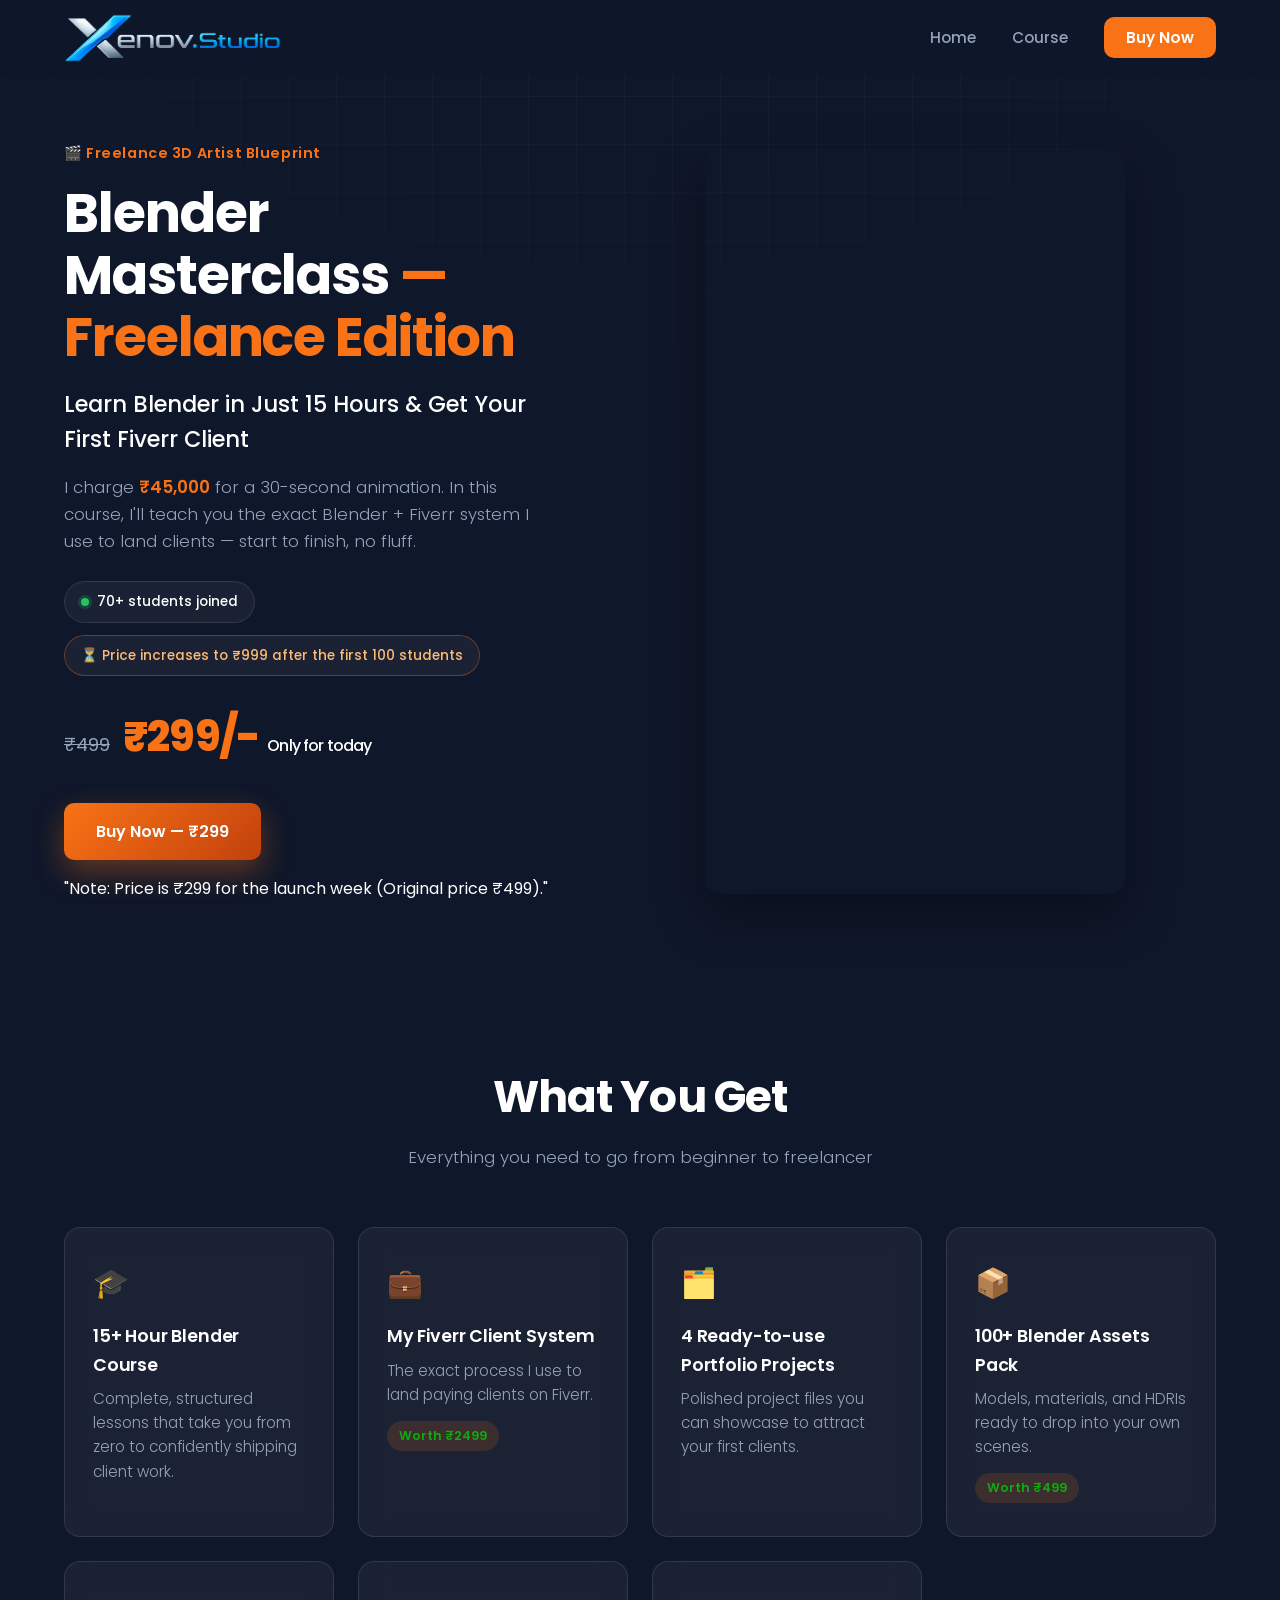
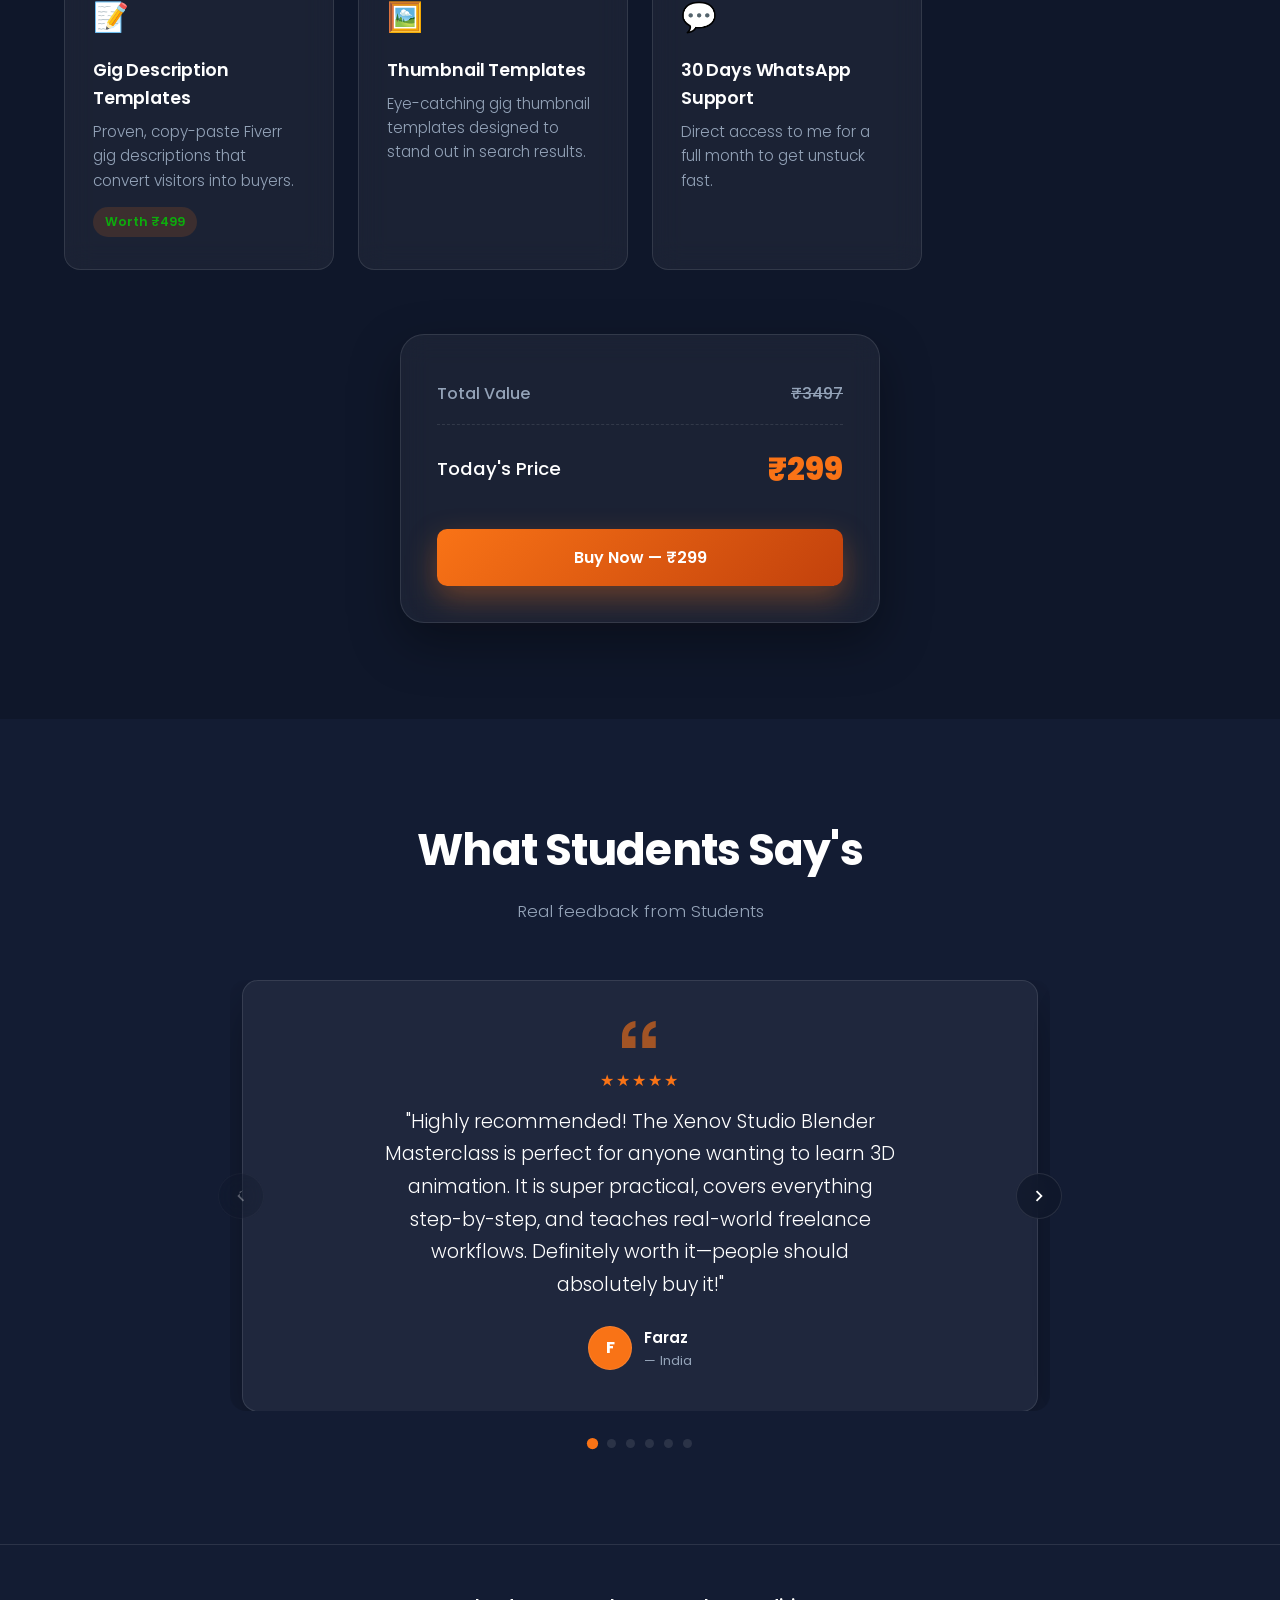
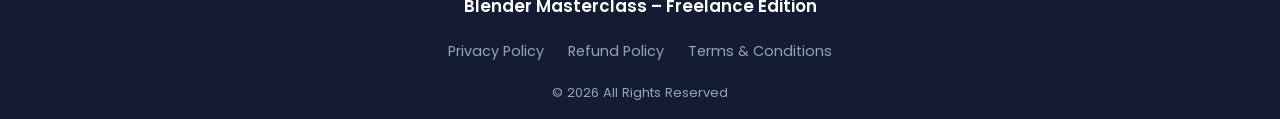
<file: index.html>
<!doctype html>
<html lang="en">

<head>
  <meta charset="UTF-8" />
  <meta name="viewport" content="width=device-width, initial-scale=1.0" />
  <title>
    Blender Masterclass – Freelance Edition | Learn Blender in 15 Hours
  </title>
  <meta name="description"
    content="Learn Blender in just 15 hours and land your first Fiverr client with the exact Blender + Fiverr system used to charge ₹45,000 per animation." />

  <!-- Google Font: Poppins -->
  <link rel="icon" type="image/png" href="images/favicon.ico" />
  <link rel="preconnect" href="https://fonts.googleapis.com" />
  <link rel="preconnect" href="https://fonts.gstatic.com" crossorigin />
  <link href="https://fonts.googleapis.com/css2?family=Poppins:wght@300;400;500;600;700;800&display=swap"
    rel="stylesheet" />
  <!-- Meta Pixel Code -->
  <script>
    !function (f, b, e, v, n, t, s) {
      if (f.fbq) return; n = f.fbq = function () {
        n.callMethod ?
          n.callMethod.apply(n, arguments) : n.queue.push(arguments)
      };
      if (!f._fbq) f._fbq = n; n.push = n; n.loaded = !0; n.version = '2.0';
      n.queue = []; t = b.createElement(e); t.async = !0;
      t.src = v; s = b.getElementsByTagName(e)[0];
      s.parentNode.insertBefore(t, s)
    }(window, document, 'script',
      'https://connect.facebook.net/en_US/fbevents.js');
    fbq('init', '1655776532101405');
    fbq('track', 'PageView');
  </script>
  <!-- What is currently on line 35 -->
  <noscript>
    <img height="1" width="1" style="display:none"
      src="https://www.facebook.com/tr?id=1655776532101405&ev=PageView&noscript=1" />
  </noscript>
  <!-- End Meta Pixel Code -->

  <link rel="stylesheet" href="style.css" />
</head>

<body>
  <!-- ===================== VIEWPORT GRID BACKDROP (decorative, purely visual) ===================== -->
  <div class="viewport-grid" aria-hidden="true"></div>

  <!-- ===================== NAVIGATION ===================== -->
  <header class="navbar" id="navbar">
    <nav class="nav-container">
      <a href="#home" class="logo">
        <img src="images/Logo.png" alt="BlenderMC Logo" class="logo-img" />
      </a>

      <button class="hamburger" id="hamburger" aria-label="Toggle navigation menu" aria-expanded="false"
        aria-controls="nav-menu">
        <span></span>
        <span></span>
        <span></span>
      </button>

      <ul class="nav-menu" id="nav-menu">
        <li><a href="index.html" class="nav-link">Home</a></li>
        <li><a href="#" class="nav-link">Course</a></li>
        <!-- <li><a href="index.html/contact" class="nav-link">Contact</a></li> -->
        <li>
          <!-- REPLACE HERE: Point this Buy Now link to your Razorpay payment link -->
          <a href="https://rzp.io/rzp/dGsF0F70" class="nav-link nav-cta" id="navBuyBtn">Buy Now</a>
        </li>
      </ul>
    </nav>
  </header>

  <main>
    <!-- ===================== HERO SECTION ===================== -->
    <section class="hero" id="home">
      <div class="hero-container">
        <div class="hero-content fade-in">
          <p class="eyebrow">🎬 Freelance 3D Artist Blueprint</p>

          <h1 class="hero-title">
            Blender Masterclass
            <span class="accent-text">— Freelance Edition</span>
          </h1>

          <p class="hero-subtitle">
            Learn Blender in Just 15 Hours &amp; Get Your First Fiverr Client
          </p>

          <p class="hero-description">
            I charge <strong>₹45,000</strong> for a 30-second animation. In
            this course, I'll teach you the exact Blender + Fiverr system I
            use to land clients — start to finish, no fluff.
          </p>

          <div class="hero-badges">
            <span class="badge">
              <span class="badge-dot" aria-hidden="true"></span>
              70+ students joined
            </span>
            <span class="badge badge-warning">
              ⏳ Price increases to ₹999 after the first 100 students
            </span>
          </div>

          <div class="price-tag">
            <span class="price-old">₹499</span>
            <span class="price-new">₹299/- <small>Only for today</small></span>
          </div>

          <div class="hero-cta">
            <!-- REPLACE HERE: Add your Razorpay payment link to this Buy Now button -->
            <a href="https://rzp.io/rzp/dGsF0F70" class="btn btn-primary" id="heroBuyBtn">
              Buy Now — ₹299
            </a>
            <!-- REPLACE HERE: Add your WhatsApp chat link (e.g. https://wa.me/916297179352) -->
            <!-- <a
                href="https://wa.me/916297179352"
                class="btn btn-secondary"
                id="heroWhatsappBtn"
                target="_blank"
                rel="noopener"
              >
                <svg
                  class="btn-icon"
                  viewBox="0 0 24 24"
                  width="20"
                  height="20"
                  aria-hidden="true"
                >
                  <path
                    fill="currentColor"
                    d="M12.04 2C6.58 2 2.13 6.45 2.13 11.91c0 1.75.46 3.48 1.32 4.98L2.05 22l5.25-1.38a9.9 9.9 0 0 0 4.74 1.2h.01c5.46 0 9.91-4.45 9.91-9.91 0-2.65-1.03-5.14-2.9-7.01A9.86 9.86 0 0 0 12.04 2zm0 18.13h-.01c-1.48 0-2.93-.4-4.2-1.10l-.3-.18-3.12.82.83-3.04-.2-.31a8.18 8.18 0 0 1-1.26-4.36c0-4.54 3.7-8.23 8.26-8.23 2.2 0 4.27.86 5.83 2.42a8.18 8.18 0 0 1 2.41 5.82c0 4.55-3.7 8.24-8.24 8.24z"
                  />
                </svg>
                Chat on WhatsApp
              </a> -->
            <p>
              "Note: Price is ₹299 for the launch week (Original price ₹499)."
            </p>
          </div>
        </div>

        <div class="hero-visual fade-in">
          <!-- Signature element: hero video styled as a Blender viewport frame -->
          <div class="viewport-frame float-anim">
            <!-- REPLACE HERE: swap YOUR_VIDEO_ID with your actual YouTube video/Shorts ID -->
            <div class="video-wrapper-vertical">
              <iframe src="https://www.youtube.com/embed/dFa8QdQva6A" title="Blender Masterclass Course Preview"
                frameborder="0" referrerpolicy="strict-origin-when-cross-origin" allow="
                    accelerometer;
                    autoplay;
                    clipboard-write;
                    encrypted-media;
                    gyroscope;
                    picture-in-picture;
                  " allowfullscreen loading="lazy"></iframe>
            </div>
          </div>
        </div>
      </div>
    </section>

    <!-- ===================== WHAT YOU GET SECTION ===================== -->
    <section class="features-section" id="course">
      <div class="section-container">
        <h2 class="section-heading fade-in">What You Get</h2>
        <p class="section-subheading fade-in">
          Everything you need to go from beginner to freelancer
        </p>

        <div class="features-grid">
          <div class="feature-card fade-in">
            <span class="feature-icon" aria-hidden="true">🎓</span>
            <h3>15+ Hour Blender Course</h3>
            <p>
              Complete, structured lessons that take you from zero to
              confidently shipping client work.
            </p>
          </div>

          <div class="feature-card fade-in">
            <span class="feature-icon" aria-hidden="true">💼</span>
            <h3>My Fiverr Client System</h3>
            <p>The exact process I use to land paying clients on Fiverr.</p>
            <span class="feature-value">Worth ₹2499</span>
          </div>

          <div class="feature-card fade-in">
            <span class="feature-icon" aria-hidden="true">🗂️</span>
            <h3>4 Ready-to-use Portfolio Projects</h3>
            <p>
              Polished project files you can showcase to attract your first
              clients.
            </p>
          </div>

          <div class="feature-card fade-in">
            <span class="feature-icon" aria-hidden="true">📦</span>
            <h3>100+ Blender Assets Pack</h3>
            <p>
              Models, materials, and HDRIs ready to drop into your own scenes.
            </p>
            <span class="feature-value">Worth ₹499</span>
          </div>

          <div class="feature-card fade-in">
            <span class="feature-icon" aria-hidden="true">📝</span>
            <h3>Gig Description Templates</h3>
            <p>
              Proven, copy-paste Fiverr gig descriptions that convert visitors
              into buyers.
            </p>
            <span class="feature-value">Worth ₹499</span>
          </div>

          <div class="feature-card fade-in">
            <span class="feature-icon" aria-hidden="true">🖼️</span>
            <h3>Thumbnail Templates</h3>
            <p>
              Eye-catching gig thumbnail templates designed to stand out in
              search results.
            </p>
          </div>

          <div class="feature-card fade-in">
            <span class="feature-icon" aria-hidden="true">💬</span>
            <h3>30 Days WhatsApp Support</h3>
            <p>Direct access to me for a full month to get unstuck fast.</p>
          </div>
        </div>

        <!-- Pricing summary -->
        <div class="pricing-summary fade-in">
          <div class="pricing-row">
            <span>Total Value</span>
            <span class="pricing-strike">₹3497</span>
          </div>
          <div class="pricing-row pricing-row-final">
            <span>Today's Price</span>
            <span class="pricing-final">₹299</span>
          </div>
          <!-- REPLACE HERE: Add your Razorpay payment link to this Buy Now button -->
          <a href="https://rzp.io/rzp/dGsF0F70" class="btn btn-primary btn-block" id="featuresBuyBtn">Buy Now — ₹299</a>
        </div>
      </div>
    </section>
    <!-- ===================== CUSTOMER REVIEWS SECTION ===================== -->
    <section class="reviews-section" id="reviews">
      <div class="section-container">
        <h2 class="section-heading fade-in">What Students Say's</h2>
        <p class="section-subheading fade-in">
          Real feedback from Students
        </p>
        <div class="reviews-carousel fade-in" id="reviewsCarousel">
          <div class="carousel-viewport" id="carouselViewport">
            <div class="reviews-track" id="reviewsTrack">
              <!-- Slide 4: Client review 1 -->
              <div class="review-slide">
                <div class="slide-frame slide-frame-review">
                  <div class="review-card">
                    <svg class="quote-icon" viewBox="0 0 32 24" width="36" aria-hidden="true">
                      <path fill="currentColor"
                        d="M0 24V13.5C0 6 4.8 0.8 12 0v5.5C8 6.5 5.6 9 5.6 13.5H12V24H0zm18 0V13.5C18 6 22.8 0.8 30 0v5.5c-4 1-6.4 3.5-6.4 8H30V24H18z" />
                    </svg>
                    <div class="testi-stars">★★★★★</div>
                    <p class="review-text">
                      "Highly recommended! The Xenov Studio Blender Masterclass is perfect for anyone wanting to learn
                      3D animation. It is super practical, covers everything step-by-step, and teaches real-world
                      freelance workflows. Definitely worth it—people should absolutely buy it!"
                    </p>
                    <div class="review-author">
                      <div class="review-avatar review-avatar-initial" aria-hidden="true">F</div>
                      <div class="review-author-info">
                        <span class="review-name">Faraz</span>
                        <span class="review-location">— India</span>
                      </div>
                    </div>
                  </div>
                </div>
              </div>

              <!-- Slide 5: Client review 2 -->
              <div class="review-slide">
                <div class="slide-frame slide-frame-review">
                  <div class="review-card">
                    <svg class="quote-icon" viewBox="0 0 32 24" width="36" aria-hidden="true">
                      <path fill="currentColor"
                        d="M0 24V13.5C0 6 4.8 0.8 12 0v5.5C8 6.5 5.6 9 5.6 13.5H12V24H0zm18 0V13.5C18 6 22.8 0.8 30 0v5.5c-4 1-6.4 3.5-6.4 8H30V24H18z" />
                    </svg>
                    <div class="testi-stars">★★★★★</div>
                    <p class="review-text">
                      "Amazing course! The Blender Masterclass by Xenov Studio is straight to the point and highly
                      practical. It gives you the exact skills needed for real-world 3D animation and freelancing.
                      Highly worth the investment—go for it!"
                    </p>
                    <div class="review-author">
                      <div class="review-avatar review-avatar-initial" aria-hidden="true">A</div>
                      <div class="review-author-info">
                        <span class="review-name">Ananya</span>
                        <span class="review-location">— India</span>
                      </div>
                    </div>
                  </div>
                </div>
              </div>

              <!-- Slide 6: Client review 3 -->
              <div class="review-slide">
                <div class="slide-frame slide-frame-review">
                  <div class="review-card">
                    <svg class="quote-icon" viewBox="0 0 32 24" width="36" aria-hidden="true">
                      <path fill="currentColor"
                        d="M0 24V13.5C0 6 4.8 0.8 12 0v5.5C8 6.5 5.6 9 5.6 13.5H12V24H0zm18 0V13.5C18 6 22.8 0.8 30 0v5.5c-4 1-6.4 3.5-6.4 8H30V24H18z" />
                    </svg>
                    <div class="testi-stars">★★★★★</div>
                    <p class="review-text">
                      "If you want to learn 3D animation, this is the course to buy. It's step-by-step, easy to
                      follow, and perfect for beginners looking to freelance. 10/10 highly recommended!"
                    </p>
                    <div class="review-author">
                      <div class="review-avatar review-avatar-initial" aria-hidden="true">R</div>
                      <div class="review-author-info">
                        <span class="review-name">Rohan</span>
                        <span class="review-location">— India</span>
                      </div>
                    </div>
                  </div>
                </div>
              </div>

              <!-- Slide 2: Fiverr gig screenshot (part 1) -->
              <div class="review-slide">
                <div class="slide-frame slide-frame-image">
                  <!-- REPLACE HERE: swap with your Fiverr gig screenshot (top part) -->
                  <img src="images/fiverr-gig-1.jpeg" alt="Fiverr gig listing screenshot, part 1" loading="lazy" />
                </div>
              </div>

              <!-- Slide 3: Fiverr gig screenshot (part 2) -->
              <div class="review-slide">
                <div class="slide-frame slide-frame-image">
                  <!-- REPLACE HERE: swap with your Fiverr gig screenshot (remaining part) -->
                  <img src="images/fiverr-gig-2.jpeg" alt="Fiverr gig listing screenshot, part 2" loading="lazy" />
                </div>
              </div>

              <!-- Slide 1: YouTube video testimonial -->
              <div class="review-slide">
                <div class="slide-frame slide-frame-video">
                  <!-- REPLACE HERE: swap YOUR_VIDEO_ID with your testimonial video's YouTube ID -->
                  <iframe src="https://www.youtube.com/embed/7azo1lVcGx8?si=S8cuepC3qhZwIMTM"
                    title="Client video testimonial" frameborder="0" referrerpolicy="strict-origin-when-cross-origin"
                    allow="
                        accelerometer;
                        autoplay;
                        clipboard-write;
                        encrypted-media;
                        gyroscope;
                        picture-in-picture;
                      " allowfullscreen loading="lazy"></iframe>
                </div>
              </div>
            </div>
          </div>

          <!-- Prev / Next controls -->
          <button class="carousel-btn carousel-btn-prev" id="prevSlideBtn" aria-label="Previous slide">
            <svg viewBox="0 0 24 24" width="22" height="22" aria-hidden="true">
              <path fill="currentColor" d="M10.4 7.4 14 6l-6 6 6 6 1.4-1.4L10.8 12z" />
            </svg>
          </button>
          <button class="carousel-btn carousel-btn-next" id="nextSlideBtn" aria-label="Next slide">
            <svg viewBox="0 0 24 24" width="22" height="22" aria-hidden="true">
              <path fill="currentColor" d="M8.6 7.4 10 6l6 6-6 6-1.4-1.4L13.2 12z" />
            </svg>
          </button>
        </div>

        <!-- Pagination dots (generated by JS) -->
        <div class="carousel-dots" id="carouselDots" role="tablist" aria-label="Review slides"></div>
      </div>
    </section>
  </main>

  <!-- ===================== FOOTER ===================== -->
  <footer class="footer">
    <div class="section-container footer-container">
      <p class="footer-brand">Blender Masterclass – Freelance Edition</p>
      <ul class="footer-links">
        <li><a href="#">Privacy Policy</a></li>
        <li><a href="#">Refund Policy</a></li>
        <li><a href="#">Terms &amp; Conditions</a></li>
      </ul>
      <p class="footer-copy">© 2026 All Rights Reserved</p>
    </div>
  </footer>

  <script src="script.js"></script>
  <script>
    document.addEventListener("DOMContentLoaded", function () {
      const currentParams = window.location.search;

      if (currentParams) {
        const cleanParams = currentParams.startsWith("?") ? currentParams.substring(1) : currentParams;
        const buyButtons = document.querySelectorAll('a[href*="razorpay.com"], a[href*="rzp.io"]');

        buyButtons.forEach(function (button) {
          let originalHref = button.getAttribute("href");
          if (originalHref) {
            const separator = originalHref.includes("?") ? "&" : "?";
            button.setAttribute("href", originalHref + separator + cleanParams);
          }
        });
      }
    });
  </script>
</body>

</html>
</file>
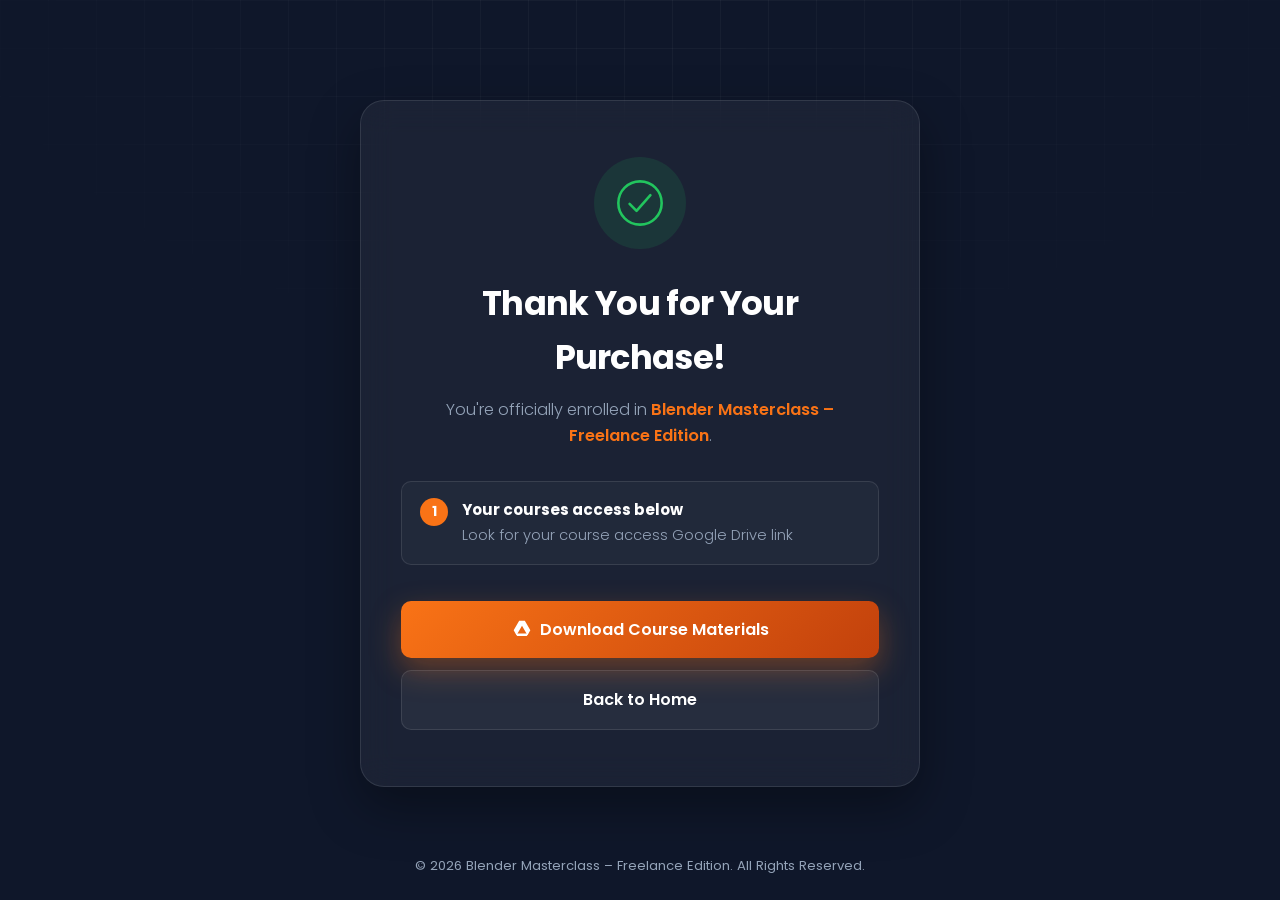
<file: redirect-thankyou/index.html>
<!doctype html>
<html lang="en">
  <head>
    <meta charset="UTF-8" />
    <meta name="viewport" content="width=device-width, initial-scale=1.0" />
    <title>Thank You — Blender Masterclass | Freelance Edition</title>
    <meta
      name="description"
      content="Thank you for enrolling in Blender Masterclass – Freelance Edition. Here's what happens next."
    />
    <meta name="robots" content="noindex" />

    <!-- Google Font: Poppins (kept as a link since it's an external font service, not a local asset) -->
    <link rel="icon" type="image/png" href="../images/favicon.ico" />
    <link rel="preconnect" href="https://fonts.googleapis.com" />
    <link rel="preconnect" href="https://fonts.gstatic.com" crossorigin />
    <link
      href="https://fonts.googleapis.com/css2?family=Poppins:wght@300;400;500;600;700;800&display=swap"
      rel="stylesheet"
    />

<!-- Meta Pixel Code -->
<meta name="facebook-domain-verification" content="disable_microdata" />
<script>
!function(f,b,e,v,n,t,s)
{if(f.fbq)return;n=f.fbq=function(){n.callMethod?
n.callMethod.apply(n,arguments):n.queue.push(arguments)};
if(!f._fbq)f._fbq=n;n.push=n;n.loaded=!0;n.version='2.0';
n.queue=[];t=b.createElement(e);t.async=!0;
t.src=v;s=b.getElementsByTagName(e)[0];
s.parentNode.insertBefore(t,s)}(window, document,'script',
'https://connect.facebook.net/en_US/fbevents.js');

fbq('init', '1655776532151405');
fbq('track', 'Purchase', {
  value: 499.00,
  currency: 'INR',
  eventID: 'purchase_' + Date.now()
});
</script>
<!-- End Meta Pixel Code -->

    <!-- ===================== INLINE STYLES ===================== -->
    <style>
      :root {
        --color-bg: #0f172a;
        --color-bg-soft: #131c33;
        --color-surface: rgba(255, 255, 255, 0.05);
        --color-surface-border: rgba(255, 255, 255, 0.1);
        --color-text: #ffffff;
        --color-text-muted: #94a3b8;
        --color-accent: #f97316;
        --color-accent-dark: #c2410c;
        --color-success: #22c55e;
        --font-main: "Poppins", -apple-system, BlinkMacSystemFont, sans-serif;
        --radius-sm: 10px;
        --radius-md: 16px;
        --radius-lg: 24px;
        --shadow-soft: 0 20px 50px rgba(0, 0, 0, 0.35);
      }

      * {
        margin: 0;
        padding: 0;
        box-sizing: border-box;
      }

      html {
        overflow-x: hidden;
        width: 100%;
      }

      body {
        font-family: var(--font-main);
        background-color: var(--color-bg);
        color: var(--color-text);
        line-height: 1.6;
        min-height: 100vh;
        overflow-x: hidden;
        display: flex;
        flex-direction: column;
        -webkit-font-smoothing: antialiased;
      }

      a {
        text-decoration: none;
        color: inherit;
      }

      /* Decorative background grid, matching the main site's viewport-grid motif */
      .viewport-grid {
        position: fixed;
        inset: 0;
        z-index: -1;
        background-image:
          linear-gradient(rgba(255, 255, 255, 0.035) 1px, transparent 1px),
          linear-gradient(
            90deg,
            rgba(255, 255, 255, 0.035) 1px,
            transparent 1px
          );
        background-size: 48px 48px;
        mask-image: radial-gradient(
          ellipse 80% 60% at 50% 0%,
          #000 10%,
          transparent 75%
        );
      }

      header {
        padding: 28px 24px;
        display: flex;
        justify-content: center;
      }

      .logo {
        display: flex;
        align-items: center;
        gap: 8px;
        font-size: 1.25rem;
        font-weight: 700;
        letter-spacing: -0.01em;
      }

      .logo-accent {
        color: var(--color-accent);
      }

      main {
        flex: 1;
        display: flex;
        align-items: center;
        justify-content: center;
        padding: 24px;
      }

      .thankyou-card {
        width: 100%;
        max-width: 560px;
        text-align: center;
        padding: 56px 40px;
        border-radius: var(--radius-lg);
        background: var(--color-surface);
        border: 1px solid var(--color-surface-border);
        backdrop-filter: blur(16px);
        box-shadow: var(--shadow-soft);
        opacity: 0;
        transform: translateY(20px);
        animation: cardIn 0.7s ease forwards;
      }

      @keyframes cardIn {
        to {
          opacity: 1;
          transform: translateY(0);
        }
      }

      /* Animated checkmark */
      .check-wrap {
        width: 92px;
        height: 92px;
        margin: 0 auto 28px;
        border-radius: 50%;
        background: rgba(34, 197, 94, 0.12);
        display: flex;
        align-items: center;
        justify-content: center;
      }

      .check-circle {
        stroke: var(--color-success);
        stroke-width: 3;
        fill: none;
        stroke-dasharray: 160;
        stroke-dashoffset: 160;
        animation: drawCircle 0.6s ease forwards 0.15s;
      }

      .check-mark {
        stroke: var(--color-success);
        stroke-width: 3;
        stroke-linecap: round;
        stroke-linejoin: round;
        fill: none;
        stroke-dasharray: 40;
        stroke-dashoffset: 40;
        animation: drawCheck 0.4s ease forwards 0.7s;
      }

      @keyframes drawCircle {
        to {
          stroke-dashoffset: 0;
        }
      }

      @keyframes drawCheck {
        to {
          stroke-dashoffset: 0;
        }
      }

      .thankyou-title {
        font-size: clamp(1.6rem, 4vw, 2.1rem);
        font-weight: 700;
        letter-spacing: -0.02em;
        margin-bottom: 12px;
      }

      .thankyou-subtitle {
        color: var(--color-text-muted);
        font-weight: 300;
        font-size: 1.02rem;
        max-width: 420px;
        margin: 0 auto 32px;
      }

      .thankyou-subtitle strong {
        color: var(--color-accent);
        font-weight: 600;
      }

      /* Next steps list */
      .next-steps {
        text-align: left;
        display: flex;
        flex-direction: column;
        gap: 14px;
        margin-bottom: 36px;
      }

      .step {
        display: flex;
        align-items: flex-start;
        gap: 14px;
        padding: 16px 18px;
        border-radius: var(--radius-sm);
        background: rgba(255, 255, 255, 0.03);
        border: 1px solid var(--color-surface-border);
      }

      .step-number {
        flex-shrink: 0;
        width: 28px;
        height: 28px;
        border-radius: 50%;
        background: var(--color-accent);
        color: #fff;
        font-size: 0.85rem;
        font-weight: 700;
        display: flex;
        align-items: center;
        justify-content: center;
      }

      .step-text {
        font-size: 0.92rem;
        color: var(--color-text);
      }

      .step-text strong {
        display: block;
        font-size: 0.95rem;
        margin-bottom: 2px;
      }

      .step-text span {
        color: var(--color-text-muted);
        font-weight: 300;
      }

      .btn {
        display: inline-flex;
        align-items: center;
        justify-content: center;
        gap: 8px;
        width: 100%;
        padding: 16px 32px;
        border-radius: var(--radius-sm);
        font-weight: 600;
        font-size: 1rem;
        border: none;
        cursor: pointer;
        transition:
          transform 0.2s ease,
          box-shadow 0.2s ease,
          background 0.2s ease;
      }

      .btn-primary {
        background: linear-gradient(
          135deg,
          var(--color-accent),
          var(--color-accent-dark)
        );
        color: #fff;
        box-shadow: 0 12px 30px rgba(249, 115, 22, 0.35);
        margin-bottom: 12px;
      }

      .btn-primary:hover {
        transform: translateY(-3px);
        box-shadow: 0 16px 40px rgba(249, 115, 22, 0.5);
      }

      .btn-secondary {
        background: var(--color-surface);
        color: var(--color-text);
        border: 1px solid var(--color-surface-border);
      }

      .btn-secondary:hover {
        transform: translateY(-3px);
        border-color: var(--color-accent);
        background: rgba(249, 115, 22, 0.08);
      }

      .btn-icon {
        flex-shrink: 0;
      }

      .nav-logo img {
        height: 60px;
        width: auto;
        display: block;
        transition: all 0.3s ease;
      }

      footer {
        text-align: center;
        padding: 24px;
        color: var(--color-text-muted);
        font-size: 0.82rem;
      }

      @media (max-width: 480px) {
        .thankyou-card {
          padding: 40px 24px;
        }
      }

      @media (prefers-reduced-motion: reduce) {
        *,
        *::before,
        *::after {
          animation-duration: 0.001ms !important;
          animation-iteration-count: 1 !important;
          transition-duration: 0.001ms !important;
        }
      }
    </style>
  </head>
  <body>
    <div class="viewport-grid" aria-hidden="true"></div>

    <header>
      <!-- <a href="#hero" class="nav-logo">
        <img src="../images/Logo.png" alt="Xenov Studio Logo" />
      </a> -->
    </header>

    <main>
      <div class="thankyou-card">
        <div class="check-wrap">
          <svg width="52" height="52" viewBox="0 0 60 60">
            <circle class="check-circle" cx="30" cy="30" r="25" />
            <path class="check-mark" d="M18 31 L26 39 L42 21" />
          </svg>
        </div>

        <h1 class="thankyou-title">Thank You for Your Purchase!</h1>
        <p class="thankyou-subtitle">
          You're officially enrolled in
          <strong>Blender Masterclass – Freelance Edition</strong>.
        </p>

        <div class="next-steps">
          <div class="step">
            <span class="step-number">1</span>
            <span class="step-text">
              <strong>Your courses access below</strong>
              <span
                >Look for your course access Google Drive link</span
              >
            </span>
          </div>
          
        </div>

        <!-- REPLACE HERE: Add your WhatsApp group invite link -->
        <a
          href="https://drive.google.com/drive/folders/1s3LhIR0XyrN_yajCPl1kNqSQ_TxGPF89"
          class="btn btn-primary"
          id="whatsappGroupBtn"
          target="_blank"
          rel="noopener"
        >
          <svg
            class="btn-icon"
            viewBox="0 0 24 24"
            width="20"
            height="20"
            aria-hidden="true"
          >
            <path
              fill="currentColor"
              d="M8.6 2 15.4 2 22 13.5 18.6 19.4 12 8 5.4 19.4 2 13.5z"
            />
            <path fill="currentColor" d="M6.2 20.5h11.6l1.7-3H4.5z" />
          </svg>
          Download Course Materials
        </a>

        <a href="../index.html" class="btn btn-secondary">Back to Home</a>
      </div>
    </main>

    <footer>
      © 2026 Blender Masterclass – Freelance Edition. All Rights Reserved.
    </footer>

    <!-- ===================== INLINE SCRIPT ===================== -->
    <script>
      document.addEventListener("DOMContentLoaded", () => {
        // Fire a Meta Pixel "Purchase" conversion event, if the Pixel is loaded on this page.
        // Safe no-op if fbq isn't present (e.g. Pixel script missing or blocked).
        if (typeof fbq === "function") {
          fbq("track", "Purchase", { value: 999, currency: "INR" });
        }
      });
    </script>
  </body>
</html>
</file>
<file: style.css>
/* ==========================================================================
   Blender Masterclass – Freelance Edition
   style.css
   --------------------------------------------------------------------------
   Design tokens live at the top as CSS custom properties. The visual concept
   borrows from Blender's own 3D viewport: a dark workspace, dashed corner
   brackets that frame the hero preview like a viewport gizmo, and a fine
   background grid reminiscent of the 3D-cursor grid floor in Blender.
   ========================================================================== */

:root {
  /* ---- Color tokens ---- */
  --color-bg: #0F172A;
  --color-bg-soft: #131c33;
  --color-surface: rgba(255, 255, 255, 0.05);
  --color-surface-border: rgba(255, 255, 255, 0.1);
  --color-text: #FFFFFF;
  --color-text-muted: #94A3B8;
  --color-accent: #F97316;
  --color-accent-dark: #C2410C;
  --color-accent-soft: rgba(249, 115, 22, 0.15);
  --color-success: #22C55E;

  /* ---- Typography ---- */
  --font-main: 'Poppins', -apple-system, BlinkMacSystemFont, sans-serif;

  /* ---- Layout ---- */
  --max-width: 1200px;
  --radius-sm: 10px;
  --radius-md: 16px;
  --radius-lg: 24px;
  --nav-height: 76px;

  /* ---- Shadows ---- */
  --shadow-soft: 0 20px 50px rgba(0, 0, 0, 0.35);
  --shadow-glow: 0 0 0 1px rgba(249, 115, 22, 0.25), 0 20px 40px rgba(249, 115, 22, 0.15);

  /* ---- Motion ---- */
  --transition-fast: 0.2s ease;
  --transition-medium: 0.4s cubic-bezier(0.22, 1, 0.36, 1);
}

/* ==========================================================================
   Reset & base
   ========================================================================== */

* {
  margin: 0;
  padding: 0;
  box-sizing: border-box;
}

html {
  scroll-behavior: smooth;
  scroll-padding-top: var(--nav-height);
  overflow-x: hidden;
  width: 100%;
}

body {
  font-family: var(--font-main);
  background-color: var(--color-bg);
  color: var(--color-text);
  line-height: 1.6;
  overflow-x: hidden;
  width: 100%;
  max-width: 100vw;
  touch-action: pan-y;
  -webkit-font-smoothing: antialiased;
}

/*logo*/

.logo{
    display: flex;
    align-items: center;
    text-decoration: none;
}

.logo-img{
    height: 50px;
    width: auto;
    display: block;
}

img {
  max-width: 100%;
  display: block;
}

a {
  text-decoration: none;
  color: inherit;
}

ul {
  list-style: none;
}

section {
  position: relative;
}

.section-container {
  max-width: var(--max-width);
  margin: 0 auto;
  padding: 96px 24px;
}

.section-heading {
  font-size: clamp(1.9rem, 3.5vw, 2.75rem);
  font-weight: 700;
  text-align: center;
  letter-spacing: -0.02em;
}

.section-subheading {
  text-align: center;
  color: var(--color-text-muted);
  max-width: 560px;
  margin: 12px auto 56px;
  font-weight: 300;
  font-size: 1.05rem;
}

.accent-text {
  color: var(--color-accent);
}

.viewport-grid {
  position: fixed;
  inset: 0;
  z-index: -1;
  background-image:
    linear-gradient(rgba(255, 255, 255, 0.035) 1px, transparent 1px),
    linear-gradient(90deg, rgba(255, 255, 255, 0.035) 1px, transparent 1px);
  background-size: 48px 48px;
  mask-image: radial-gradient(ellipse 80% 60% at 50% 0%, #000 10%, transparent 75%);
}

@media (prefers-reduced-motion: reduce) {
  html {
    scroll-behavior: auto;
  }
  *,
  *::before,
  *::after {
    animation-duration: 0.001ms !important;
    animation-iteration-count: 1 !important;
    transition-duration: 0.001ms !important;
    scroll-behavior: auto !important;
  }
}

a:focus-visible,
button:focus-visible {
  outline: 2px solid var(--color-accent);
  outline-offset: 3px;
  border-radius: 4px;
}

/* ==========================================================================
   Buttons
   ========================================================================== */

.btn {
  display: inline-flex;
  align-items: center;
  justify-content: center;
  gap: 8px;
  padding: 16px 32px;
  border-radius: var(--radius-sm);
  font-weight: 600;
  font-size: 1rem;
  border: none;
  cursor: pointer;
  transition: transform var(--transition-fast), box-shadow var(--transition-fast), background var(--transition-fast);
  white-space: nowrap;
}

.btn-primary {
  background: linear-gradient(135deg, var(--color-accent), var(--color-accent-dark));
  color: #fff;
  box-shadow: 0 12px 30px rgba(249, 115, 22, 0.35);
}

.btn-primary:hover {
  transform: translateY(-3px);
  box-shadow: 0 16px 40px rgba(249, 115, 22, 0.5);
}

.btn-secondary {
  background: var(--color-surface);
  color: var(--color-text);
  border: 1px solid var(--color-surface-border);
  backdrop-filter: blur(10px);
}

.btn-secondary:hover {
  transform: translateY(-3px);
  border-color: var(--color-accent);
  background: rgba(249, 115, 22, 0.08);
}

.btn-block {
  width: 100%;
}

.btn-icon {
  flex-shrink: 0;
}

/* ==========================================================================
   Navbar
   ========================================================================== */

.navbar {
  position: sticky;
  top: 0;
  left: 0;
  right: 0;
  z-index: 100;
  height: var(--nav-height);
  display: flex;
  align-items: center;
  background: rgba(15, 23, 42, 0.7);
  backdrop-filter: blur(14px);
  -webkit-backdrop-filter: blur(14px);
  border-bottom: 1px solid transparent;
  transition: box-shadow var(--transition-medium), border-color var(--transition-medium), background var(--transition-medium);
}

.navbar.scrolled {
  background: rgba(15, 23, 42, 0.92);
  border-bottom-color: var(--color-surface-border);
  box-shadow: 0 10px 30px rgba(0, 0, 0, 0.35);
}

.nav-container {
  width: 100%;
  max-width: var(--max-width);
  margin: 0 auto;
  padding: 0 24px;
  display: flex;
  align-items: center;
  justify-content: space-between;
}

.logo {
  display: flex;
  align-items: center;
  gap: 8px;
  font-size: 1.25rem;
  font-weight: 700;
  letter-spacing: -0.01em;
}

.logo-mark {
  color: var(--color-accent);
  display: inline-flex;
}

.logo-accent {
  color: var(--color-accent);
}

.nav-menu {
  display: flex;
  align-items: center;
  gap: 36px;
}

.nav-link {
  font-size: 0.95rem;
  font-weight: 500;
  color: var(--color-text-muted);
  position: relative;
  transition: color var(--transition-fast);
}

.nav-link::after {
  content: "";
  position: absolute;
  left: 0;
  bottom: -6px;
  width: 0;
  height: 2px;
  background: var(--color-accent);
  transition: width var(--transition-fast);
}

.nav-link:hover {
  color: var(--color-text);
}

.nav-link:hover::after {
  width: 100%;
}

.nav-cta {
  background: var(--color-accent);
  color: #fff !important;
  padding: 10px 22px;
  border-radius: var(--radius-sm);
  font-weight: 600;
}

.nav-cta::after {
  display: none;
}

.nav-cta:hover {
  background: var(--color-accent-dark);
}

.hamburger {
  display: none;
  flex-direction: column;
  justify-content: center;
  gap: 5px;
  width: 40px;
  height: 40px;
  background: none;
  border: none;
  cursor: pointer;
  z-index: 110;
}

.hamburger span {
  display: block;
  width: 100%;
  height: 2px;
  background: var(--color-text);
  border-radius: 2px;
  transition: transform var(--transition-fast), opacity var(--transition-fast);
}

.hamburger.active span:nth-child(1) {
  transform: translateY(7px) rotate(45deg);
}

.hamburger.active span:nth-child(2) {
  opacity: 0;
}

.hamburger.active span:nth-child(3) {
  transform: translateY(-7px) rotate(-45deg);
}

/* ==========================================================================
   Hero
   ========================================================================== */

.hero {
  min-height: calc(100vh - var(--nav-height));
  display: flex;
  align-items: center;
  padding: 64px 0;
}

.hero-container {
  max-width: var(--max-width);
  margin: 0 auto;
  padding: 0 24px;
  display: grid;
  grid-template-columns: 0.9fr 1.1fr;
  gap: 56px;
  align-items: center;
}

.eyebrow {
  display: inline-block;
  color: var(--color-accent);
  font-weight: 600;
  font-size: 0.9rem;
  letter-spacing: 0.04em;
  margin-bottom: 18px;
}

.hero-title {
  font-size: clamp(2.2rem, 4.2vw, 3.4rem);
  font-weight: 700;
  line-height: 1.15;
  letter-spacing: -0.02em;
  margin-bottom: 18px;
}

.hero-subtitle {
  font-size: clamp(1.1rem, 2vw, 1.4rem);
  font-weight: 500;
  color: var(--color-text);
  margin-bottom: 16px;
}

.hero-description {
  color: var(--color-text-muted);
  font-weight: 300;
  font-size: 1.05rem;
  max-width: 520px;
  margin-bottom: 26px;
}

.hero-description strong {
  color: var(--color-accent);
  font-weight: 600;
}

.hero-badges {
  display: flex;
  flex-wrap: wrap;
  gap: 12px;
  margin-bottom: 28px;
}

.badge {
  display: inline-flex;
  align-items: center;
  gap: 8px;
  padding: 9px 16px;
  border-radius: 999px;
  background: var(--color-surface);
  border: 1px solid var(--color-surface-border);
  font-size: 0.85rem;
  font-weight: 500;
  color: var(--color-text);
  backdrop-filter: blur(10px);
}

.badge-dot {
  width: 8px;
  height: 8px;
  border-radius: 50%;
  background: var(--color-success);
  box-shadow: 0 0 0 3px rgba(34, 197, 94, 0.2);
}

.badge-warning {
  color: #FDBA74;
  border-color: rgba(249, 115, 22, 0.35);
}

.price-tag {
  display: flex;
  align-items: baseline;
  gap: 14px;
  margin-bottom: 32px;
}

.price-old {
  text-decoration: line-through;
  color: var(--color-text-muted);
  font-size: 1.15rem;
  font-weight: 400;
}

.price-new {
  font-size: clamp(2rem, 4vw, 2.6rem);
  font-weight: 800;
  color: var(--color-accent);
  letter-spacing: -0.02em;
}

.price-new small {
  font-size: 1rem;
  font-weight: 500;
  color: var(--color-text);
}

.hero-cta {
  display: flex;
  flex-wrap: wrap;
  gap: 16px;
}

.hero-visual {
  display: flex;
  justify-content: center;
}

.viewport-frame {
  position: relative;
  width: 100%;
  max-width: 420px;
}

.viewport-corner {
  position: absolute;
  width: 26px;
  height: 26px;
  border: 2px solid var(--color-accent);
  opacity: 0.9;
}

.viewport-corner.tl {
  top: -2px;
  left: -2px;
  border-right: none;
  border-bottom: none;
  border-top-left-radius: 8px;
}

.viewport-corner.tr {
  top: -2px;
  right: -2px;
  border-left: none;
  border-bottom: none;
  border-top-right-radius: 8px;
}

.viewport-corner.bl {
  bottom: -2px;
  left: -2px;
  border-right: none;
  border-top: none;
  border-bottom-left-radius: 8px;
}

.viewport-corner.br {
  bottom: -2px;
  right: -2px;
  border-left: none;
  border-top: none;
  border-bottom-right-radius: 8px;
}

.thumbnail-img {
  width: 100%;
  height: auto;
  border-radius: var(--radius-md);
  box-shadow: 0 25px 60px rgba(0, 0, 0, 0.45);
}

.viewport-tag {
  position: absolute;
  bottom: 30px;
  left: 30px;
  padding: 6px 12px;
  border-radius: 999px;
  background: rgba(15, 23, 42, 0.85);
  border: 1px solid var(--color-surface-border);
  font-size: 0.7rem;
  letter-spacing: 0.03em;
  color: var(--color-text-muted);
  backdrop-filter: blur(8px);
}

.float-anim {
  animation: float 5s ease-in-out infinite;
}

@keyframes float {
  0%, 100% { transform: translateY(0); }
  50% { transform: translateY(-14px); }
}

/* ==========================================================================
   Course Preview Section
   ========================================================================== */

.preview-section {
  background: var(--color-bg-soft);
}

.video-wrapper {
  position: relative;
  width: 100%;
  max-width: 860px;
  margin: 0 auto;
  aspect-ratio: 9 / 16;
  border-radius: var(--radius-md);
  overflow: hidden;
  box-shadow: var(--shadow-soft);
  border: 1px solid var(--color-surface-border);
}

.video-wrapper video {
  position: absolute;
  inset: 0;
  width: 100%;
  height: 100%;
  object-fit: cover;
  background: #000;
}

/* ==========================================================================
   Features / What You Get
   ========================================================================== */

.features-grid {
  display: grid;
  grid-template-columns: repeat(auto-fit, minmax(260px, 1fr));
  gap: 24px;
}

.feature-card {
  position: relative;
  padding: 32px 28px;
  border-radius: var(--radius-md);
  background: var(--color-surface);
  border: 1px solid var(--color-surface-border);
  backdrop-filter: blur(14px);
  transition: transform var(--transition-medium), box-shadow var(--transition-medium), border-color var(--transition-medium);
}

.feature-card:hover {
  transform: translateY(-8px);
  border-color: rgba(249, 115, 22, 0.4);
  box-shadow: var(--shadow-glow);
}

.feature-icon {
  display: inline-flex;
  font-size: 1.8rem;
  margin-bottom: 16px;
}

.feature-card h3 {
  font-size: 1.1rem;
  font-weight: 600;
  margin-bottom: 8px;
  letter-spacing: -0.01em;
}

.feature-card p {
  color: var(--color-text-muted);
  font-size: 0.95rem;
  font-weight: 300;
}

.feature-value {
  display: inline-block;
  margin-top: 14px;
  padding: 5px 12px;
  font-size: 0.78rem;
  font-weight: 600;
  border-radius: 999px;
  background: var(--color-accent-soft);
  color: rgb(13, 172, 13);
}

.pricing-summary {
  max-width: 480px;
  margin: 64px auto 0;
  padding: 36px;
  border-radius: var(--radius-lg);
  background: var(--color-surface);
  border: 1px solid var(--color-surface-border);
  backdrop-filter: blur(14px);
  box-shadow: var(--shadow-soft);
}

.pricing-row {
  display: flex;
  justify-content: space-between;
  align-items: center;
  padding: 10px 0;
  color: var(--color-text-muted);
  font-weight: 500;
}

.pricing-strike {
  text-decoration: line-through;
  color: var(--color-text-muted);
}

.pricing-row-final {
  border-top: 1px dashed var(--color-surface-border);
  margin-top: 8px;
  padding-top: 18px;
  color: var(--color-text);
  font-size: 1.15rem;
}

.pricing-final {
  font-size: 2rem;
  font-weight: 800;
  color: var(--color-accent);
}

.pricing-summary .btn {
  margin-top: 24px;
}

/* ==========================================================================
   Contact Section
   ========================================================================== */

.contact-layout {
  display: flex;
  flex-direction: column;
  align-items: center;
  gap: 28px;
  max-width: 640px;
  margin: 0 auto;
}

.contact-form {
  width: 100%;
  padding: 36px;
  border-radius: var(--radius-md);
  background: var(--color-surface);
  border: 1px solid var(--color-surface-border);
  backdrop-filter: blur(14px);
  box-shadow: var(--shadow-soft);
}

.form-row {
  display: grid;
  grid-template-columns: 1fr 1fr;
  gap: 20px;
}

.form-group {
  margin-bottom: 20px;
  display: flex;
  flex-direction: column;
}

.form-group label {
  font-size: 0.85rem;
  font-weight: 500;
  color: var(--color-text-muted);
  margin-bottom: 8px;
}

.form-group input,
.form-group select {
  width: 100%;
  padding: 13px 16px;
  border-radius: var(--radius-sm);
  background: rgba(255, 255, 255, 0.04);
  border: 1px solid var(--color-surface-border);
  color: var(--color-text);
  font-family: var(--font-main);
  font-size: 0.95rem;
  transition: border-color var(--transition-fast), background var(--transition-fast);
}

.form-group select {
  appearance: none;
  background-image: url("data:image/svg+xml,%3Csvg xmlns='http://www.w3.org/2000/svg' width='14' height='9' viewBox='0 0 14 9' fill='none'%3E%3Cpath d='M1 1L7 7L13 1' stroke='%2394A3B8' stroke-width='1.6' stroke-linecap='round' stroke-linejoin='round'/%3E%3C/svg%3E");
  background-repeat: no-repeat;
  background-position: right 16px center;
  padding-right: 40px;
}

.form-group select option {
  background: var(--color-bg-soft);
  color: var(--color-text);
}

.form-group input::placeholder {
  color: rgba(148, 163, 184, 0.6);
}

.form-group input:focus,
.form-group select:focus {
  outline: none;
  border-color: var(--color-accent);
  background: rgba(249, 115, 22, 0.06);
}

.form-group input.field-invalid,
.form-group select.field-invalid {
  border-color: #f87171;
  background: rgba(248, 113, 113, 0.06);
}

.form-error {
  display: none;
  margin-top: 6px;
  font-size: 0.78rem;
  color: #f87171;
}

.form-error.visible {
  display: block;
}

.form-note {
  margin-top: 16px;
  text-align: center;
  font-size: 0.82rem;
  color: var(--color-text-muted);
}

.contact-card {
  text-align: center;
  padding: 40px 28px;
  border-radius: var(--radius-md);
  background: var(--color-surface);
  border: 1px solid var(--color-surface-border);
  backdrop-filter: blur(14px);
  transition: transform var(--transition-medium), box-shadow var(--transition-medium);
}

.contact-icons {
  display: flex;
  gap: 18px;
}

.icon-btn {
  display: flex;
  align-items: center;
  justify-content: center;
  width: 54px;
  height: 54px;
  border-radius: 50%;
  background: var(--color-surface);
  border: 1px solid var(--color-surface-border);
  color: var(--color-text-muted);
  backdrop-filter: blur(14px);
  transition: transform var(--transition-fast), color var(--transition-fast), border-color var(--transition-fast);
}

.icon-btn:hover {
  transform: translateY(-4px);
  color: var(--color-accent);
  border-color: rgba(249, 115, 22, 0.4);
}

.contact-card:hover {
  transform: translateY(-6px);
  box-shadow: var(--shadow-glow);
}

.contact-icon {
  display: inline-flex;
  color: var(--color-accent);
  margin-bottom: 16px;
}

.contact-card h3 {
  font-size: 1.15rem;
  font-weight: 600;
  margin-bottom: 6px;
}

.contact-detail {
  color: var(--color-text-muted);
  font-size: 0.95rem;
  margin-bottom: 22px;
  word-break: break-word;
}

/* ==========================================================================
   Footer
   ========================================================================== */

.footer {
  border-top: 1px solid var(--color-surface-border);
  background: var(--color-bg-soft);
}

.footer-container {
  padding: 48px 24px;
  display: flex;
  flex-direction: column;
  align-items: center;
  gap: 18px;
  text-align: center;
}

.footer-brand {
  font-weight: 600;
  font-size: 1.05rem;
}

.footer-links {
  display: flex;
  flex-wrap: wrap;
  justify-content: center;
  gap: 24px;
}

.footer-links a {
  color: var(--color-text-muted);
  font-size: 0.9rem;
  transition: color var(--transition-fast);
}

.footer-links a:hover {
  color: var(--color-accent);
}

.footer-copy {
  color: var(--color-text-muted);
  font-size: 0.82rem;
}

/* ==========================================================================
   Floating Buttons
   ========================================================================== */

.floating-whatsapp {
  position: fixed;
  bottom: 24px;
  right: 24px;
  width: 58px;
  height: 58px;
  display: flex;
  align-items: center;
  justify-content: center;
  border-radius: 50%;
  background: #25D366;
  color: #fff;
  box-shadow: 0 12px 30px rgba(37, 211, 102, 0.4);
  z-index: 90;
  transition: transform var(--transition-fast);
}

.floating-whatsapp:hover {
  transform: scale(1.08);
}

.floating-buy {
  position: fixed;
  bottom: 24px;
  left: 24px;
  right: 100px;
  display: none;
  align-items: center;
  justify-content: center;
  gap: 8px;
  padding: 15px;
  border-radius: var(--radius-sm);
  background: linear-gradient(135deg, var(--color-accent), var(--color-accent-dark));
  color: #fff;
  font-weight: 600;
  box-shadow: 0 12px 30px rgba(249, 115, 22, 0.4);
  z-index: 90;
}

.floating-buy-price {
  opacity: 0.9;
}

/* ==========================================================================
   Scroll fade-in animation
   ========================================================================== */

.fade-in {
  opacity: 0;
  transform: translateY(24px);
  transition: opacity 0.7s ease, transform 0.7s ease;
}

.fade-in.visible {
  opacity: 1;
  transform: translateY(0);
}

/* ==========================================================================
   Responsive breakpoints
   ========================================================================== */

@media (max-width: 900px) {
  .hero-container {
    grid-template-columns: 1fr;
    text-align: center;
  }

  .hero-visual {
    order: -1;
  }

  .hero-description {
    margin-inline: auto;
  }

  .hero-badges,
  .hero-cta,
  .price-tag {
    justify-content: center;
  }

  .viewport-frame {
    max-width: 620px;
  }

  .contact-layout {
    max-width: 560px;
  }
}

@media (max-width: 560px) {
  .contact-form {
    padding: 28px 22px;
  }

  .form-row {
    grid-template-columns: 1fr;
    gap: 0;
  }
}

@media (max-width: 760px) {
  .hamburger {
    display: flex;
  }

  .nav-menu {
    position: fixed;
    top: var(--nav-height);
    right: 0;
    height: calc(100vh - var(--nav-height));
    width: min(78vw, 320px);
    flex-direction: column;
    align-items: flex-start;
    gap: 8px;
    padding: 32px 28px;
    background: rgba(15, 23, 42, 0.98);
    border-left: 1px solid var(--color-surface-border);
    transform: translateX(100%);
    transition: transform var(--transition-medium), visibility var(--transition-medium);
    visibility: hidden;
  }

  .nav-menu.open {
    transform: translateX(0);
    visibility: visible;
  }

  .nav-menu li {
    width: 100%;
  }

  .nav-link {
    display: block;
    width: 100%;
    padding: 12px 0;
    font-size: 1.05rem;
  }

  .nav-cta {
    text-align: center;
    margin-top: 8px;
  }

  .floating-buy {
    display: flex;
  }

  .floating-whatsapp {
    width: 52px;
    height: 52px;
    bottom: 88px;
  }
}

@media (max-width: 560px) {
  .section-container {
    padding: 72px 20px;
  }

  .hero-cta {
    flex-direction: column;
    width: 100%;
  }

  .hero-cta .btn {
    width: 100%;
  }

  .price-tag {
    flex-direction: column;
    align-items: flex-start;
    gap: 4px;
  }

  .floating-buy {
    left: 16px;
    right: 16px;
    bottom: 16px;
  }

  .floating-whatsapp {
    right: 16px;
    bottom: 82px;
  }
}

.video-wrapper-vertical {
  position: relative;
  width: 100%;
  max-width: 420px;
  aspect-ratio: 9 / 16;
  margin: 0 auto;
  border-radius: var(--radius-md);
  overflow: hidden;
  box-shadow: var(--shadow-soft);
}

.video-wrapper-vertical iframe {
  position: absolute;
  inset: 0;
  width: 100%;
  height: 100%;
  border: 0;
}

/* ==========================================================================
   Customer Reviews Carousel
   ========================================================================== */

.reviews-section {
  background: var(--color-bg-soft);
}

.reviews-carousel {
  position: relative;
  max-width: 820px;
  margin: 0 auto;
}

.carousel-viewport {
  overflow: hidden;
  border-radius: var(--radius-md);
  transition: height 0.4s ease;
}

.reviews-track {
  display: flex;
  align-items: flex-start;
  width: 100%;
  transition: transform var(--transition-medium);
}

.review-slide {
  flex: 0 0 100%;
  width: 100%;
  box-sizing: border-box;
  padding: 0 12px;
  display: flex;
  align-items: center;
  justify-content: center;
}

.slide-frame {
  position: relative;
  width: 100%;
  aspect-ratio: 9 / 16;
  border-radius: var(--radius-md);
  overflow: hidden;
  border: 1px solid var(--color-surface-border);
  background: var(--color-surface);
  box-shadow: var(--shadow-soft);
  transform: scale(0.96);
  opacity: 0.7;
  transition: transform 0.5s ease, opacity 0.5s ease;
}

.review-slide.is-active .slide-frame {
  transform: scale(1);
  opacity: 1;
}

.slide-frame iframe {
  position: absolute;
  inset: 0;
  width: 100%;
  height: 100%;
  border: 0;
}

/* Screenshot slides: size the frame to the screenshot's own ratio instead
   of inheriting the 9:16 box used by the video slides (which caused
   letterboxing / extra empty space around non-9:16 screenshots) */
.slide-frame-image {
  aspect-ratio: auto;
  height: auto;
  display: flex;
  align-items: center;
  justify-content: center;
  background: var(--color-bg);
}

.slide-frame-video {
  aspect-ratio: 16 / 9;
}

.slide-frame-image img {
  width: 100%;
  height: auto;
  display: block;
  object-fit: contain;
}

.slide-frame-review {
  display: flex;
  align-items: center;
  justify-content: center;
  padding: 40px;
  aspect-ratio: auto;
  min-height: 320px;
  height: auto;
}

.review-card {
  max-width: 520px;
  text-align: center;
}

.quote-icon {
  color: var(--color-accent);
  opacity: 0.6;
  margin-bottom: 12px;
}

.testi-stars {
  color: var(--color-accent);
  font-size: 1rem;
  letter-spacing: 2px;
  margin-bottom: 12px;
}

.review-text {
  font-size: clamp(1rem, 2vw, 1.2rem);
  font-weight: 300;
  color: var(--color-text);
  line-height: 1.7;
  margin-bottom: 24px;
}

.review-author {
  display: flex;
  align-items: center;
  justify-content: center;
  gap: 12px;
}

.review-avatar {
  width: 44px;
  height: 44px;
  border-radius: 50%;
  object-fit: cover;
  border: 1px solid var(--color-surface-border);
}

.review-avatar-initial {
  display: flex;
  align-items: center;
  justify-content: center;
  background: var(--color-accent);
  color: #fff;
  font-weight: 700;
  font-size: 1rem;
}

.review-author-info {
  display: flex;
  flex-direction: column;
  align-items: flex-start;
  text-align: left;
}

.review-name {
  font-weight: 600;
  font-size: 0.95rem;
  color: var(--color-text);
}

.review-location {
  font-size: 0.82rem;
  color: var(--color-text-muted);
}

.carousel-btn {
  position: absolute;
  top: 50%;
  transform: translateY(-50%);
  width: 46px;
  height: 46px;
  display: flex;
  align-items: center;
  justify-content: center;
  border-radius: 50%;
  background: rgba(15, 23, 42, 0.75);
  border: 1px solid var(--color-surface-border);
  color: var(--color-text);
  backdrop-filter: blur(10px);
  cursor: pointer;
  z-index: 5;
  transition: transform var(--transition-fast), color var(--transition-fast), border-color var(--transition-fast), opacity var(--transition-fast);
}

.carousel-btn:hover {
  color: var(--color-accent);
  border-color: rgba(249, 115, 22, 0.4);
}

.carousel-btn:disabled {
  opacity: 0.3;
  cursor: default;
}

.carousel-btn:disabled:hover {
  color: var(--color-text);
  border-color: var(--color-surface-border);
}

.carousel-btn-prev {
  left: -12px;
}

.carousel-btn-prev:hover {
  transform: translateY(-50%) translateX(-2px);
}

.carousel-btn-next {
  right: -12px;
}

.carousel-btn-next:hover {
  transform: translateY(-50%) translateX(2px);
}

.carousel-dots {
  display: flex;
  justify-content: center;
  gap: 10px;
  margin-top: 28px;
}

.carousel-dot {
  width: 9px;
  height: 9px;
  border-radius: 50%;
  background: var(--color-surface-border);
  border: none;
  cursor: pointer;
  padding: 0;
  transition: background var(--transition-fast), transform var(--transition-fast);
}

.carousel-dot:hover {
  background: rgba(249, 115, 22, 0.5);
}

.carousel-dot.active {
  background: var(--color-accent);
  transform: scale(1.25);
}

@media (max-width: 640px) {
  .carousel-btn-prev { left: 6px; }
  .carousel-btn-next { right: 6px; }

  .slide-frame-review {
    padding: 24px;
    min-height: 280px;
  }

  .review-author { flex-direction: column; gap: 8px; }
  .review-author-info { align-items: center; text-align: center; }
}
</file>
